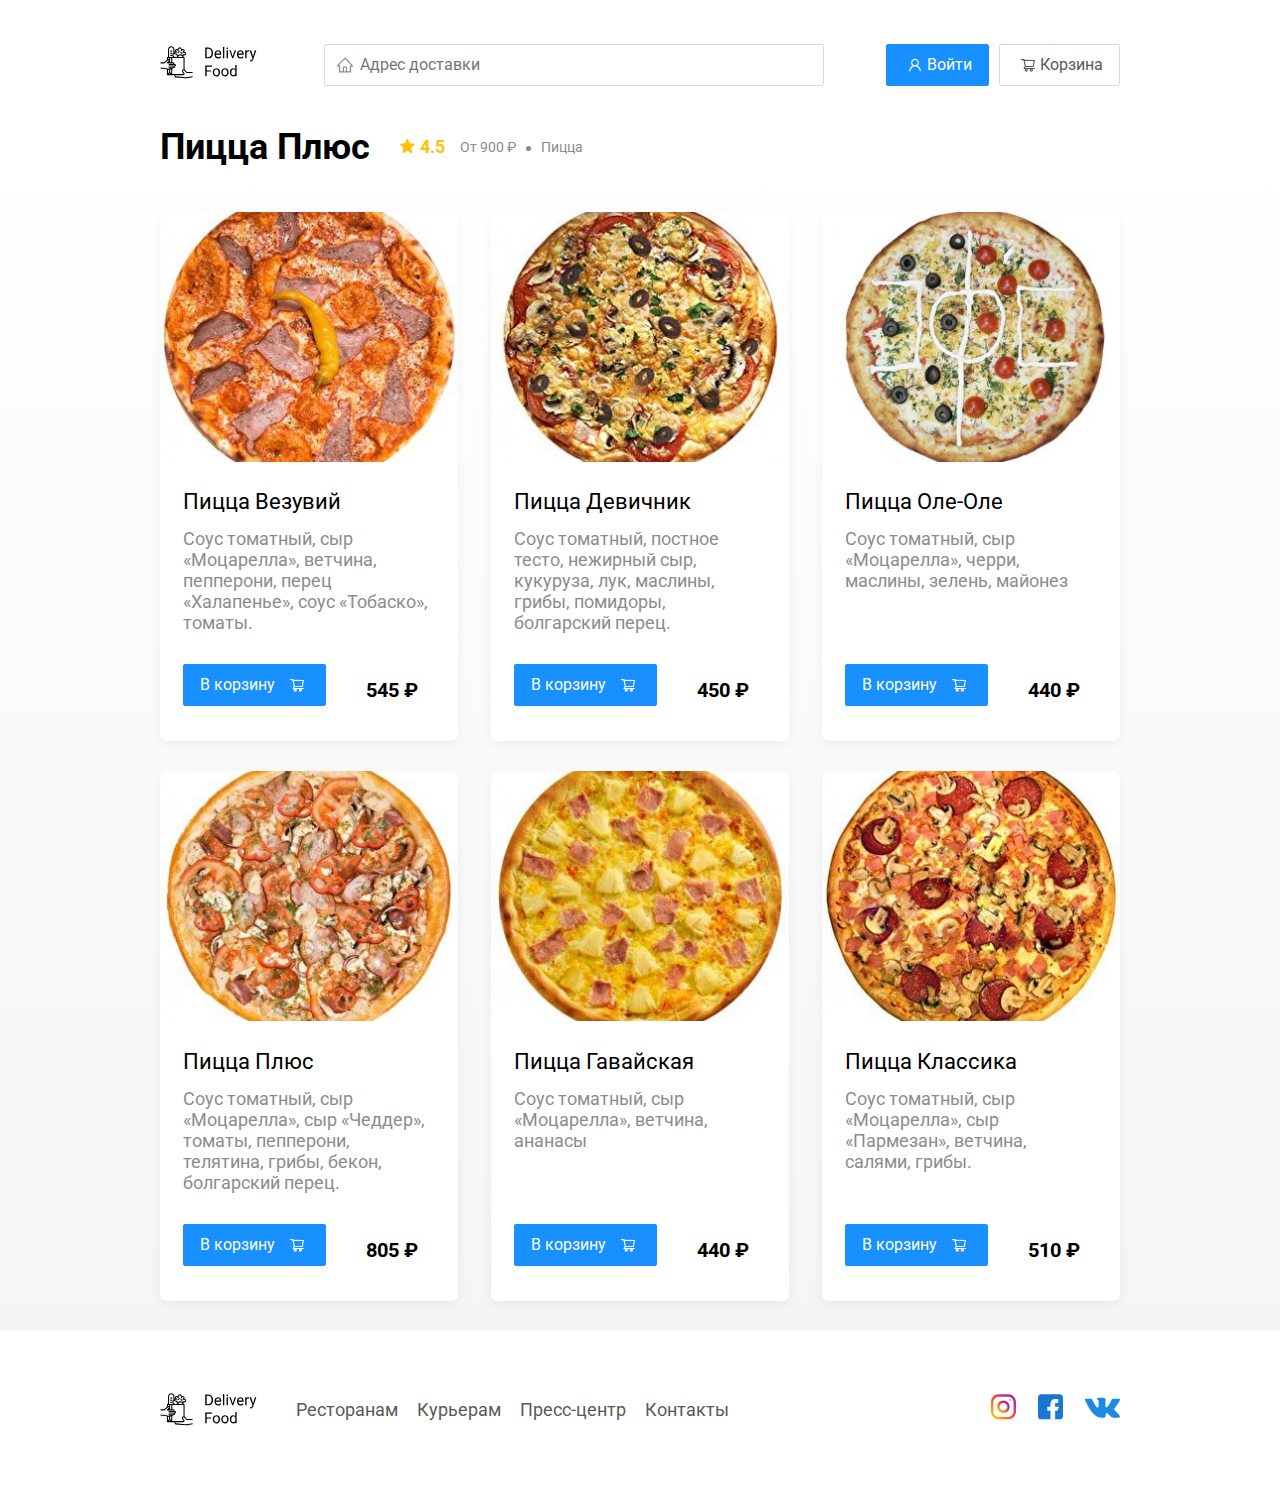
<file: restaurant.html>
<!DOCTYPE html>
<html lang="ru">
<head>
	<meta charset="UTF-8"/>
	<meta name="viewport" content="width=device-width, initial-scale=1.0"/>
	<title>PizzaBurger — доставка еды на дом</title>
	<link
			href="https://fonts.googleapis.com/css?family=Roboto:400,700&display=swap&subset=cyrillic"
			rel="stylesheet"
	/>
	<link rel="stylesheet" href="css/normalize.css"/>
	<link rel="stylesheet" href="css/style.css"/>
</head>
<body>
	<div class="container">
		<header class="header">
			<a href="index.html" class="logo">
				<img src="img/icon/logo.svg" alt="Logo"/>
			</a>
			<label class="address">
				<input type="text" class="input input-address" placeholder="Адрес доставки"/>
			</label>
			<div class="buttons">
				<button class="button button-primary button-auth">
					<span class="button-auth-svg"></span>
					<span class="button-text">Войти</span>
				</button>
				<button class="button" id="cart-button">
					<span class="button-cart-svg"></span>
					<span class="button-text">Корзина</span>
				</button>
			</div>
		</header>
	</div>
	<!-- /.container  -->

	<main class="main">
		<div class="container">
			<section class="menu">
				<div class="section-heading">
					<h2 class="section-title restaurant-title">Пицца Плюс</h2>
					<div class="card-info">
						<div class="rating">
							4.5
						</div>
						<div class="price">От 900 ₽</div>
						<div class="category">Пицца</div>
					</div>
					<!-- /.card-info -->
				</div>
				<div class="cards cards-menu">
					<div class="card">
						<img src="img/pizza-plus/pizza-vesuvius.jpg" alt="image" class="card-image"/>
						<div class="card-text">
							<div class="card-heading">
								<h3 class="card-title card-title-reg">Пицца Везувий</h3>
							</div>
							<!-- /.card-heading -->
							<div class="card-info">
								<div class="ingredients">Соус томатный, сыр «Моцарелла», ветчина, пепперони, перец
								                         «Халапенье», соус «Тобаско», томаты.
								</div>
							</div>
							<!-- /.card-info -->
							<div class="card-buttons">
								<button class="button button-primary button-add-cart">
									<span class="button-card-text">В корзину</span>
									<span class="button-cart-svg"></span>
								</button>
								<strong class="card-price-bold">545 ₽</strong>
							</div>
						</div>
						<!-- /.card-text -->
					</div>
					<!-- /.card -->

					<div class="card">
						<img src="img/pizza-plus/pizza-girls.jpg" alt="image" class="card-image"/>
						<div class="card-text">
							<div class="card-heading">
								<h3 class="card-title card-title-reg">Пицца Девичник</h3>
							</div>
							<!-- /.card-heading -->
							<div class="card-info">
								<div class="ingredients">Соус томатный, постное тесто, нежирный сыр, кукуруза, лук, маслины,
								                         грибы, помидоры, болгарский перец.
								</div>
							</div>
							<!-- /.card-info -->
							<div class="card-buttons">
								<button class="button button-primary button-add-cart">
									<span class="button-card-text">В корзину</span>
									<span class="button-cart-svg"></span>
								</button>
								<strong class="card-price-bold">450 ₽</strong>
							</div>
						</div>
						<!-- /.card-text -->
					</div>
					<!-- /.card -->

					<div class="card">
						<img src="img/pizza-plus/pizza-oleole.jpg" alt="image" class="card-image"/>
						<div class="card-text">
							<div class="card-heading">
								<h3 class="card-title card-title-reg">Пицца Оле-Оле</h3>
							</div>
							<!-- /.card-heading -->
							<div class="card-info">
								<div class="ingredients">Соус томатный, сыр «Моцарелла», черри, маслины, зелень, майонез
								</div>
							</div>
							<!-- /.card-info -->
							<div class="card-buttons">
								<button class="button button-primary button-add-cart">
									<span class="button-card-text">В корзину</span>
									<span class="button-cart-svg"></span>
								</button>
								<strong class="card-price-bold">440 ₽</strong>
							</div>
						</div>
						<!-- /.card-text -->
					</div>
					<!-- /.card -->

					<div class="card">
						<img src="img/pizza-plus/pizza-plus.jpg" alt="image" class="card-image"/>
						<div class="card-text">
							<div class="card-heading">
								<h3 class="card-title card-title-reg">Пицца Плюс</h3>
							</div>
							<!-- /.card-heading -->
							<div class="card-info">
								<div class="ingredients">Соус томатный, сыр «Моцарелла», сыр «Чеддер», томаты, пепперони,
								                         телятина, грибы, бекон, болгарский перец.
								</div>
							</div>
							<!-- /.card-info -->
							<div class="card-buttons">
								<button class="button button-primary button-add-cart">
									<span class="button-card-text">В корзину</span>
									<span class="button-cart-svg"></span>
								</button>
								<strong class="card-price-bold">805 ₽</strong>
							</div>
						</div>
						<!-- /.card-text -->
					</div>
					<!-- /.card -->

					<div class="card">
						<img src="img/pizza-plus/pizza-hawaiian.jpg" alt="image" class="card-image"/>
						<div class="card-text">
							<div class="card-heading">
								<h3 class="card-title card-title-reg">Пицца Гавайская</h3>
							</div>
							<!-- /.card-heading -->
							<div class="card-info">
								<div class="ingredients">Соус томатный, сыр «Моцарелла», ветчина, ананасы</div>
							</div>
							<!-- /.card-info -->
							<div class="card-buttons">
								<button class="button button-primary button-add-cart">
									<span class="button-card-text">В корзину</span>
									<span class="button-cart-svg"></span>
								</button>
								<strong class="card-price-bold">440 ₽</strong>
							</div>
						</div>
						<!-- /.card-text -->
					</div>
					<!-- /.card -->

					<div class="card">
						<img src="img/pizza-plus/pizza-classic.jpg" alt="image" class="card-image"/>
						<div class="card-text">
							<div class="card-heading">
								<h3 class="card-title card-title-reg">Пицца Классика</h3>
							</div>
							<!-- /.card-heading -->
							<div class="card-info">
								<div class="ingredients">Соус томатный, сыр «Моцарелла», сыр «Пармезан», ветчина, салями,
								                         грибы.
								</div>
							</div>
							<!-- /.card-info -->
							<div class="card-buttons">
								<button class="button button-primary button-add-cart">
									<span class="button-card-text">В корзину</span>
									<span class="button-cart-svg"></span>
								</button>
								<strong class="card-price-bold">510 ₽</strong>
							</div>
						</div>
						<!-- /.card-text -->
					</div>
					<!-- /.card -->
				</div>
				<!-- /.cards -->
			</section>
		</div>
		<!-- /.container -->
	</main>

	<footer class="footer">
		<div class="container">
			<div class="footer-block">
				<img src="img/icon/logo.svg" alt="logo" class="logo footer-logo"/>
				<nav class="footer-nav">
					<a href="#" class="footer-link">Ресторанам </a>
					<a href="#" class="footer-link">Курьерам</a>
					<a href="#" class="footer-link">Пресс-центр</a>
					<a href="#" class="footer-link">Контакты</a>
				</nav>
				<div class="social-links">
					<a href="#" class="social-link"><img src="img/social/instagram.svg" alt="instagram"/></a>
					<a href="#" class="social-link"><img src="img/social/fb.svg" alt="facebook"/></a>
					<a href="#" class="social-link"><img src="img/social/vk.svg" alt="vk"/></a>
				</div>
				<!-- /.social-links -->
			</div>
			<!-- /.footer-block -->
		</div>
	</footer>

	<div class="modal modal-cart">
		<div class="modal-dialog">
			<div class="modal-header">
				<h3 class="modal-title">Корзина</h3>
				<button class="close">&times;</button>
			</div>
			<!-- /.modal-header -->
			<div class="modal-body">
				<div class="food-row">
					<span class="food-name">Ролл угорь стандарт</span>
					<strong class="food-price">250 ₽</strong>
					<div class="food-counter">
						<button class="counter-button">-</button>
						<span class="counter">1</span>
						<button class="counter-button">+</button>
					</div>
				</div>
				<!-- /.foods-row -->
				<div class="food-row">
					<span class="food-name">Ролл угорь стандарт</span>
					<strong class="food-price">250 ₽</strong>
					<div class="food-counter">
						<button class="counter-button">-</button>
						<span class="counter">1</span>
						<button class="counter-button">+</button>
					</div>
				</div>
				<!-- /.foods-row -->
				<div class="food-row">
					<span class="food-name">Ролл угорь стандарт</span>
					<strong class="food-price">250 ₽</strong>
					<div class="food-counter">
						<button class="counter-button">-</button>
						<span class="counter">1</span>
						<button class="counter-button">+</button>
					</div>
				</div>
				<!-- /.foods-row -->
				<div class="food-row">
					<span class="food-name">Ролл угорь стандарт</span>
					<strong class="food-price">250 ₽</strong>
					<div class="food-counter">
						<button class="counter-button">-</button>
						<span class="counter">1</span>
						<button class="counter-button">+</button>
					</div>
				</div>
				<!-- /.foods-row -->
			</div>
			<!-- /.modal-body -->
			<div class="modal-footer">
				<span class="modal-pricetag">1250 ₽</span>
				<div class="footer-buttons">
					<button class="button button-primary">Оформить заказ</button>
					<button class="button clear-cart">Отмена</button>
				</div>
			</div>
			<!-- /.modal-footer -->
		</div>
		<!-- /.modal-dialog -->
	</div>


	<script src="js/main.js"></script>
</body>
</html>
</file>
<file: css/style.css>
* {
    box-sizing: border-box;
}

body {
    font-family: "Roboto", sans-serif;
    padding-top: 44px;
}

a,
button {
    cursor: pointer;
    color: inherit;
}

.hide {
    display: none;
}

.container {
    max-width: 1200px;
    margin: auto;
}

.header {
    display: flex;
    align-items: center;
    justify-content: space-between;
    margin-bottom: 40px;
}

#login, #password{
    border: 1px solid #d9d9d9;
    outline: 0;
}

.input {
    background-color: #ffffff;
    border: 1px solid #d9d9d9;
    border-radius: 2px;
    font-size: 16px;
    line-height: 24px;
    padding: 8px 8px 8px 35px;
    background-repeat: no-repeat;
    background-position: left 11px center;
    outline: 0;
}

.address {
    flex: 0.8;
}

.input-address {
    width: 100%;
    background-image: url(../img/icon/home.svg);
}

.search {
    margin-left: auto;
}

.input-search {
    width: 300px;
    background-image: url(../img/icon/search.svg);

}

.buttons {
    display: flex;
    align-items: center;
}

.button {
    display: flex;
    align-items: center;
    padding: 8px 16px;
    background: #ffffff;
    border: 1px solid #d9d9d9;
    box-sizing: border-box;
    box-shadow: 0 0 2px rgba(0, 0, 0, 0.0015);
    border-radius: 2px;
    color: #595959;
    font-size: 16px;
    line-height: 24px;
    outline: 0;
  
}

.button:hover {
    background: #1890ff;
    border: 1px solid #1890ff;
    color: #fff;
    /* box-shadow: 0 0 5px  #1890ff; */
}


.button-primary {
    background: #1890ff;
    border: 1px solid #1890ff;
    color: #fff;
    margin-right: 10px;
}

.button-primary:hover {
    background: #ffffff;
    border: 1px solid #d9d9d9;
    color: #595959;
}

.button-icon {
    margin-right: 6px;
}

.button-card-text {
    margin-right: 10px;
}

.button-auth {
    background-position: 20px 13px;
}

.button-primary .button-auth-svg {
    width: 24px;
    height: 24px;
    background-color: #fff;
    -webkit-mask: url("../img/icon/user.svg") no-repeat 50% 50%;
    mask: url("../img/icon/user.svg") no-repeat 50% 50%;
    background-repeat: no-repeat;
}

.button-primary:hover .button-auth-svg {
    background-color: #595959;
}

.button .button-cart-svg {
    width: 24px;
    height: 24px;
    background-color: #595959;
    -webkit-mask: url("../img/icon/shopping-cart.svg") no-repeat 50% 50%;
    mask: url("../img/icon/shopping-cart.svg") no-repeat 50% 50%;
    background-repeat: no-repeat;
}

.button-primary .button-cart-svg {
    background-color: #fff;
}

.button:hover .button-cart-svg {
    background-color: #fff;
}

.button-primary:hover .button-cart-svg {
    background-color: #595959;
}

.button-cart {
    display: none;
    margin: 0 5px;
}

.button-out {
    display: none;
    margin: 0 5px;
}

.user-name {
    display: none;
    margin-right: 20px;
    font-weight: bold;
    font-size: 18px;
}

.promo-slider {

    width: 600px;
    height: 300px;

}

.promo {
    box-shadow: 0 7px 12px rgba(158, 158, 163, 0.1);
    border-radius: 10px;
    padding: 68px 70px;
    margin-bottom: 56px;
}

.pizza {
    background: #fff1b8 url(../img/promo/pizza.png) no-repeat top -100px right -250px / 830px
}

.kebab {
    background: #D6E4FF url(../img/promo/kebab.png) no-repeat top 45px right 40px / 450px;
}

.vegetables {
    background: #FFF566 url(../img/promo/vegetables.png) no-repeat top 0 right 0 / 825px
}

.sushi {
    background: #FFF1F0 url(../img/promo/sushi.png) no-repeat top 10px right 15px / 500px
}

.promo-title {
    font-style: normal;
    font-weight: bold;
    font-size: 39px;
    line-height: 46px;
    color: #302c34;
}

.promo-text {
    font-style: normal;
    font-weight: normal;
    font-size: 24px;
    line-height: 28px;
    color: #302c34;
    max-width: 538px;
}

.main {
    background: linear-gradient(180deg, rgba(245, 245, 245, 0) 1.04%, #f5f5f5 100%);
}

.section-heading {
    display: flex;
    align-items: center;
    margin-bottom: 44px;
}

.section-title {
    font-style: normal;
    font-weight: bold;
    font-size: 36px;
    line-height: 42px;
    margin: 0 30px 0 0;
    color: #000000;
}

.cards {
    display: flex;
    align-items: flex-start;
    justify-content: space-between;
    flex-wrap: wrap;
}

.card {
    background: #ffffff;
    box-shadow: 0 4px 12px rgba(0, 0, 0, 0.05);
    border-radius: 7px;
    overflow: hidden;
    margin-bottom: 30px;
    flex-basis: 31%;
    text-decoration: none;
    transition: all .2s ease-in-out;
}

.card:hover{
    transform: scale(1.07);
    /* box-shadow: 0 2px 0px  #1890ff; */

}

.card-image {
    width: 100%;
    height: 250px;
    object-fit: cover;
}


.card-text {
    padding: 20px 23px 35px;
    min-height: 275px;
    display: flex;
    flex-direction: column;
}


.restaurants .card-text {
    min-height: auto;
}

.card-heading {
    display: flex;
    align-items: center;
    justify-content: space-between;
    margin-bottom: 10px;
}

.card-title {
    margin: 0;
    font-style: normal;
    font-weight: bold;
    font-size: 22px;
    line-height: 32px;
}

.card-title-reg {
    font-weight: 400;
}

.card-tag {
    font-style: normal;
    font-weight: normal;
    font-size: 12px;
    line-height: 20px;
    color: #ffffff;
    background: #262626;
    border-radius: 2px;
    padding: 1px 8px;
}

.card-info {
    display: flex;
    align-items: center;
    flex-wrap: wrap;
}

.card-buttons {
    display: flex;
    margin-top: 24px;
    flex-grow: 1;
    align-items: flex-end;
}

.card-price-bold {
    font-weight: bold;
    font-size: 20px;
    line-height: 32px;
    margin-left: 30px;
}

.rating {
    background-image: url("../img/icon/rating.svg");
    background-repeat: no-repeat;
    background-position: 0 7px;
    padding-left: 20px;
    margin-right: 26px;
    color: #ffc107;
    font-weight: bold;
    font-size: 18px;
    line-height: 32px;
}

.price,
.category {
    color: #8c8c8c;
    font-size: 18px;
    line-height: 32px;
}

.price {
    margin-right: 10px;
}

.ingredients {
    color: #8c8c8c;
    font-size: 18px;
    line-height: 21px;
}

.category {
    text-overflow: ellipsis;
    overflow: hidden;
    white-space: nowrap;
    max-width: 150px;
}

.price:after {
    content: "";
    width: 5px;
    height: 5px;
    background-color: #8c8c8c;
    display: inline-block;
    vertical-align: middle;
    border-radius: 50%;
    margin-left: 10px;
}

.footer {
    padding: 60px 0;
}

.footer-block {
    display: flex;
    align-items: center;
    justify-content: space-between;
}

.footer-nav {
    margin-left: 35px;
    margin-right: auto;
}

.footer-link {
    display: inline-block;
    color: #595959;
    font-style: normal;
    font-weight: normal;
    font-size: 18px;
    line-height: 21px;
    text-decoration: none;
}

.footer-link:not(:last-child) {
    margin-right: 15px;
}

.social-links {
    display: flex;
    align-items: center;
}

.social-link:not(:last-child) {
    margin-right: 21px;
}

.modal {
    position: fixed;
    left: 0;
    top: 0;
    width: 100%;
    height: 100%;
    background: rgba(0, 0, 0, 0.4);
    display: none;
    z-index: 999;
}

.modal-auth {
    position: fixed;
    left: 0;
    top: 0;
    width: 100%;
    height: 100%;
    background: rgba(0, 0, 0, 0.4);
    display: none;
    z-index: 999;
}

.is-open {
    display: flex;
}

.modal-dialog {
    max-width: 780px;
    width: 95%;
    background: #ffffff;
    border-radius: 5px;
    margin: auto;
    padding: 40px 45px;
}

.modal-dialog-auth {
    width: auto;
    position: relative;
}

.label-auth {
    display: block;
    margin: 30px;
}

.label-auth span {
    width: 80px;
    display: inline-block;
}

.modal-header {
    display: flex;
    align-items: center;
    justify-content: space-between;
    margin-bottom: 45px;
}

.modal-title {
    margin: 0;
    font-weight: bold;
    font-size: 36px;
    line-height: 42px;
}

.close {
    font-size: 36px;
    border: none;
    background-color: transparent;
}

.close-auth {
    font-size: 36px;
    border: none;
    background-color: transparent;
    position: absolute;
    top: 10px;
    right: 20px;
    outline: 0;
}

.modal-body {
    margin-bottom: 22px;
}

.food-row {
    display: flex;
    align-items: flex-start;
    justify-content: space-between;
    padding-bottom: 8px;
    border-bottom: 1px solid #d9d9d9;
    margin-bottom: 15px;
}

.food-name {
    font-weight: normal;
    font-size: 18px;
    line-height: 32px;
}

.food-price {
    margin-left: auto;
    margin-right: 47px;
    font-weight: bold;
    font-size: 20px;
    line-height: 32px;
}

.food-counter {
    display: flex;
    align-items: center;
}

.counter-button {
    display: flex;
    align-items: center;
    justify-content: center;
    width: 39px;
    height: 32px;
    background: #ffffff;
    border: 1px solid #40a9ff;
    box-sizing: border-box;
    border-radius: 2px;
    font-weight: normal;
    font-size: 14px;
    line-height: 22px;
    color: #40a9ff;
}

.counter-button:hover {
    background: #40a9ff;
    border: 1px solid #ffffff;
    color: #ffffff;
}

.counter {
    font-size: 16px;
    line-height: 24px;
    margin-left: 10px;
    margin-right: 10px;
}

.modal-footer {
    display: flex;
    align-items: center;
    justify-content: space-between;
}

.modal-auth .modal-footer {
    justify-content: flex-end;
}

.footer-buttons {
    display: flex;
    align-items: center;
}

.modal-pricetag {
    background: #262626;
    border-radius: 5px;
    color: #ffffff;
    padding: 15px 20px;
    font-size: 20px;
    line-height: 23px;
}

@media (max-width: 1366px) {
    .container {
        max-width: 960px;
    }

    .pizza {
        background-position: center right -300px;
        background-size: 750px;
    }


    .kebab {
        background-position: top -5px right -93px;
        background-size: 530px;
    }

    .vegetables {
        background-position: top 0 right -93px;
        background-size: 820px;
    }

    .sushi {
        background-position: center right -90px;
    }

    .rating {
        margin-right: 15px;
    }

    .category,
    .price {
        font-size: 14px;
    }
}

@media (max-width: 992px) {
    .container {
        max-width: 750px;
    }



    .pizza {
        padding: 50px;
        background-size: 500px;
        background-position: center right -200px;
    }


    .kebab {
        background-position: top 55px right -100px;
        background-size: 385px;
    }

    .vegetables {
        background-position: top 0 right -280px;
        background-size: 810px;
    }

    .sushi {
        background-position: top 30px right -175px;
    }



    .promo-text {
        font-size: 18px;
        max-width: 400px;
    }

    .card {
        flex-basis: 49%;
    }

    .footer-link {
        font-size: 16px;
    }
}

@media (max-width: 768px) {
    .container {
        max-width: 560px;
    }

    .card-info {
        flex-wrap: wrap;
    }

    .card .rating {
        flex-basis: 100%;
    }

    .card-title {
        font-size: 18px;
    }

    .card-text {
        min-height: 290px;
    }

    .card-price-bold {
        margin-left: 20px;
    }


    .pizza {
        background-size: 400px;
        background-position: bottom 50px right -200px;
    }


    .kebab {
        background-position: top -5px right -74px;
        background-size: 300px;
    }

    .vegetables {
        background-position: top 0 right -240px;
        background-size: 702px;
    }

    .sushi {
        background-position: top -24px right -75px;
        background-size: 302px;
    }

    .promo-title {
        font-size: 24px;
        line-height: 1.4;
    }

    .promo-text {
        margin-top: 0;
    }
}

@media (max-width: 578px) {
    .container {
        width: 90%;
    }

    .address {
        min-width: 100%;
        order: 1;
    }

    .header {
        flex-wrap: wrap;
    }

    .input-address {
        margin-top: 15px;
        order: 5;
        flex: 1;
    }

    .promo {
        background-image: none;
    }

    .promo-title {
        margin-bottom: 10px;
    }

    .section-title {
        font-size: 20px;
    }

    .card {
        flex-basis: 100%;
    }

    .card-text {
        min-height: auto;
    }

    .card-image {
        width: 100%;
    }

    .footer {
        padding: 30px 0;
    }

    .footer-block {
        align-items: flex-start;
    }

    .footer-nav {
        margin-left: 0;
        margin-right: 0;
        order: 0;
        display: flex;
        flex-direction: column;
    }

    .footer-logo {
        margin-right: 15px;
        order: 1;
    }

    .social-links {
        order: 2;
    }
}

@media (max-width: 480px) {
    .button-text {
        display: none;
    }

    .button-icon {
        margin: 0;
    }

    .user-name {
        margin: 10px;

    }

    .buttons {
        flex-wrap: wrap;
        margin-left: auto;
    }

    .button {
        min-height: 40px;
        padding: 5px 12px;

    }

    .button-out-svg {
        width: 24px;
        height: 24px;
        background-color: #fff;
        -webkit-mask: url(../img/icon/logout.svg) no-repeat 50% 50%;
        mask: url(../img/icon/logout.svg) no-repeat 50% 50%;
        background-repeat: no-repeat;
        -webkit-mask-size: 20px;
        mask-size: 20px;
    }

    .promo {
        padding: 20px;
    }

    .section-heading {
        flex-wrap: wrap;
    }

    .footer-block {
        flex-wrap: wrap;
        flex-direction: column;
        align-items: center;
    }

    .footer-logo {
        order: 0;
        margin-bottom: 20px;
    }

    .footer-nav {
        margin-bottom: 20px;
        text-align: center;
    }

    .footer-link:not(:last-child) {
        margin-right: 0;
    }
}
</file>
